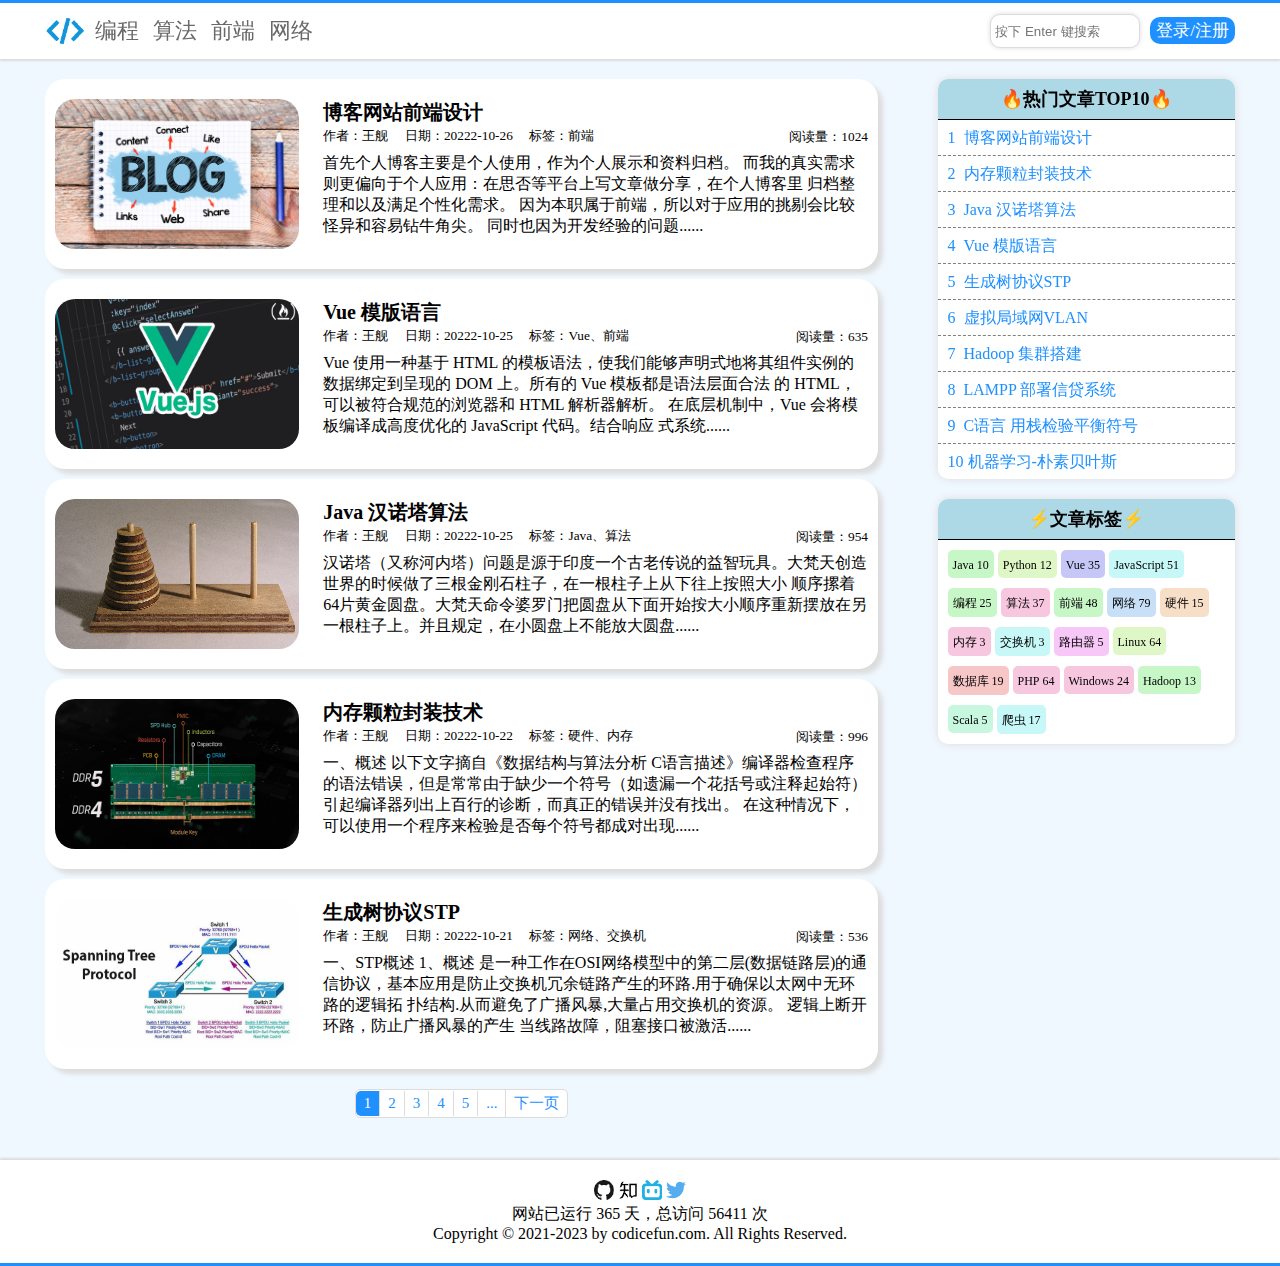
<file: index.html>
<!DOCTYPE html>
<!--suppress SpellCheckingInspection -->
<html lang="en">
<head>
  <meta charset="UTF-8">
  <title>博客首页</title>
  
  <link href="static/images/icons/favicon.ico" rel="icon">
  <link href="static/css/style.css" rel="stylesheet">
  <link href="static/css/content.css" rel="stylesheet">

</head>
<body onload="randomColor()">
  <!-- 导航栏 -->
  <header>
    <nav>
      <a href="index.html"><img alt="" src="static/images/index/code.png"></a>
      <!-- 导航区 -->
      <ul>
        <li><a href="#">编程</a></li>
        <li><a href="#">算法</a></li>
        <li><a href="#">前端</a></li>
        <li><a href="#">网络</a></li>
      </ul>
      <div>
        <!-- 搜索框 -->
        <div class="input">
          <input autocomplete="off" id="search" name="search" placeholder="按下 Enter 键搜索" type="text">
          <label for="search">
          </label>
        </div>
        <!-- 登录框 -->
        <div class="login">
        </div>
      </div>
    </nav>
  </header>
  
  <!-- 首页内容 -->
  <div id="content">
    <!-- 左侧内容 -->
    <div class="left">
      <!-- 文章列表 -->
      <div class="article-list">
        <div class="article">
          <!-- 文章图片 -->
          <div class="article-image">
            <img alt="算法图片" src="static/images/index/blog.jpg">
          </div>
          <!-- 文章内容 -->
          <div class="article-content">
            <!-- 文章标题 -->
            <div class="article-title">
              <a href="#">博客网站前端设计</a>
            </div>
            <!-- 文章信息 -->
            <small>
              作者：王舰&nbsp;&nbsp;&nbsp;&nbsp;
              日期：20222-10-26&nbsp;&nbsp;&nbsp;&nbsp;
              标签：前端
            </small>
            <small class="read-num">
              阅读量：1024
            </small>
            <!-- 文章前200字 -->
            <div>
              首先个人博客主要是个人使用，作为个人展示和资料归档。 而我的真实需求则更偏向于个人应用：在思否等平台上写文章做分享，在个人博客里
              归档整理和以及满足个性化需求。 因为本职属于前端，所以对于应用的挑剔会比较怪异和容易钻牛角尖。
              同时也因为开发经验的问题......
            </div>
          </div>
        </div>
        <div class="article">
          <div class="article-image">
            <img alt="Vue图片" src="static/images/index/vue.png">
          </div>
          <div class="article-content">
            <div class="article-title">
              <a href="#">Vue 模版语言</a>
            </div>
            <small>
              作者：王舰&nbsp;&nbsp;&nbsp;&nbsp;
              日期：20222-10-25&nbsp;&nbsp;&nbsp;&nbsp;
              标签：Vue、前端
            </small>
            <small class="read-num">
              阅读量：635
            </small>
            <div>
              Vue 使用一种基于 HTML 的模板语法，使我们能够声明式地将其组件实例的数据绑定到呈现的 DOM 上。所有的 Vue
              模板都是语法层面合法
              的 HTML，可以被符合规范的浏览器和 HTML 解析器解析。 在底层机制中，Vue 会将模板编译成高度优化的 JavaScript
              代码。结合响应
              式系统......
            </div>
          </div>
        </div>
        <div class="article">
          <div class="article-image">
            <img alt="Java图片" src="static/images/index/hanoi.jpeg">
          </div>
          <div class="article-content">
            <div class="article-title">
              <a href="#">Java 汉诺塔算法</a>
            </div>
            <small>
              作者：王舰&nbsp;&nbsp;&nbsp;&nbsp;
              日期：20222-10-25&nbsp;&nbsp;&nbsp;&nbsp;
              标签：Java、算法&nbsp;&nbsp;&nbsp;&nbsp;
            </small>
            <small class="read-num">
              阅读量：954
            </small>
            <div>
              汉诺塔（又称河内塔）问题是源于印度一个古老传说的益智玩具。大梵天创造世界的时候做了三根金刚石柱子，在一根柱子上从下往上按照大小
              顺序摞着64片黄金圆盘。大梵天命令婆罗门把圆盘从下面开始按大小顺序重新摆放在另一根柱子上。并且规定，在小圆盘上不能放大圆盘......
            </div>
          </div>
        </div>
        <div class="article">
          <div class="article-image">
            <img alt="算法图片" src="static/images/index/ram.webp">
          </div>
          <div class="article-content">
            <div class="article-title">
              <a href="article-detail.html">内存颗粒封装技术</a>
            </div>
            <small>
              作者：王舰&nbsp;&nbsp;&nbsp;&nbsp;
              日期：20222-10-22&nbsp;&nbsp;&nbsp;&nbsp;
              标签：硬件、内存
            </small>
            <small class="read-num">
              阅读量：996
            </small>
            <div>
              一、概述
              以下文字摘自《数据结构与算法分析 C语言描述》编译器检查程序的语法错误，但是常常由于缺少一个符号（如遗漏一个花括号或注释起始符）
              引起编译器列出上百行的诊断，而真正的错误并没有找出。 在这种情况下，可以使用一个程序来检验是否每个符号都成对出现......
            </div>
          </div>
        </div>
        <div class="article">
          <div class="article-image">
            <img alt="Vue图片" src="static/images/index/stp.jpg">
          </div>
          <div class="article-content">
            <div class="article-title">
              <a href="#">生成树协议STP</a>
            </div>
            <small>
              作者：王舰&nbsp;&nbsp;&nbsp;&nbsp;
              日期：20222-10-21&nbsp;&nbsp;&nbsp;&nbsp;
              标签：网络、交换机
            </small>
            <small class="read-num">
              阅读量：536
            </small>
            <div>
              一、STP概述
              1、概述
              是一种工作在OSI网络模型中的第二层(数据链路层)的通信协议，基本应用是防止交换机冗余链路产生的环路.用于确保以太网中无环路的逻辑拓
              扑结构.从而避免了广播风暴,大量占用交换机的资源。 逻辑上断开环路，防止广播风暴的产生 当线路故障，阻塞接口被激活......
            </div>
          </div>
        </div>
      </div>
      <!-- 分页 -->
      <div class="pages">
        <div>
          <ul>
            <li><a href="#">1</a></li>
            <li><a href="#">2</a></li>
            <li><a href="#">3</a></li>
            <li><a href="#">4</a></li>
            <li><a href="#">5</a></li>
            <li><a href="#">...</a></li>
            <li><a href="#">下一页</a></li>
          </ul>
        </div>
      </div>
    </div>
    <!-- 右侧内容 -->
    <div class="right">
      <!-- 包装 -->
      <div class="wrap">
        <!-- 热门文章 -->
        <div class="hot-article">
          <div class="right-div">🔥热门文章TOP10🔥</div>
          <ul>
            <li><a href="#">1&nbsp;&nbsp;博客网站前端设计</a></li>
            <li><a href="#">2&nbsp;&nbsp;内存颗粒封装技术</a></li>
            <li><a href="#">3&nbsp;&nbsp;Java 汉诺塔算法</a></li>
            <li><a href="#">4&nbsp;&nbsp;Vue 模版语言</a></li>
            <li><a href="#">5&nbsp;&nbsp;生成树协议STP</a></li>
            <li><a href="#">6&nbsp;&nbsp;虚拟局域网VLAN</a></li>
            <li><a href="#">7&nbsp;&nbsp;Hadoop 集群搭建</a></li>
            <li><a href="#">8&nbsp;&nbsp;LAMPP 部署信贷系统</a></li>
            <li><a href="#">9&nbsp;&nbsp;C语言 用栈检验平衡符号</a></li>
            <li><a href="#">10&nbsp;机器学习-朴素贝叶斯</a></li>
          </ul>
        </div>
        <!-- 文章标签 -->
        <div class="article-label">
          <div class="right-div">⚡️文章标签⚡️</div>
          <div class="labels">
            <span><a href="#">Java&nbsp;10</a></span>
            <span><a href="#">Python&nbsp;12</a></span>
            <span><a href="#">Vue&nbsp;35</a></span>
            <span><a href="#">JavaScript&nbsp;51</a></span>
            <span><a href="#">编程&nbsp;25</a></span>
            <span><a href="#">算法&nbsp;37</a></span>
            <span><a href="#">前端&nbsp;48</a></span>
            <span><a href="#">网络&nbsp;79</a></span>
            <span><a href="#">硬件&nbsp;15</a></span>
            <span><a href="#">内存&nbsp;3</a></span>
            <span><a href="#">交换机&nbsp;3</a></span>
            <span><a href="#">路由器&nbsp;5</a></span>
            <span><a href="#">Linux&nbsp;64</a></span>
            <span><a href="#">数据库&nbsp;19</a></span>
            <span><a href="#">PHP&nbsp;64</a></span>
            <span><a href="#">Windows&nbsp;24</a></span>
            <span><a href="#">Hadoop&nbsp;13</a></span>
            <span><a href="#">Scala&nbsp;5</a></span>
            <span><a href="#">爬虫&nbsp;17</a></span>
          </div>
        </div>
      </div>
    </div>
  </div>
  
  <!-- 页脚 -->
  <footer>
    <div class="footer">
      <div class="href">
        <a href="https://github.com/james-wangx">
          <img alt="GitHub图片" src="static/images/icons/github.png">
        </a>
        <a href="https://www.zhihu.com/people/9-18-87-68">
          <img alt="知乎图片" src="static/images/icons/知乎.png">
        </a>
        <a href="https://space.bilibili.com/479143318">
          <img alt="bilibili图片" src="static/images/icons/bilibili.png">
        </a>
        <a href="https://twitter.com/james_wangx">
          <img alt="twitter图片" src="static/images/icons/twitter.png">
        </a>
      </div>
      <div class="statistics">
        网站已运行 365 天，总访问 56411 次
      </div>
      <div class="copyright">
        Copyright © 2021-2023 by codicefun.com. All Rights Reserved.
      </div>
    </div>
  </footer>
</body>

<script src="static/js/script.js"></script>

</html>
</file>
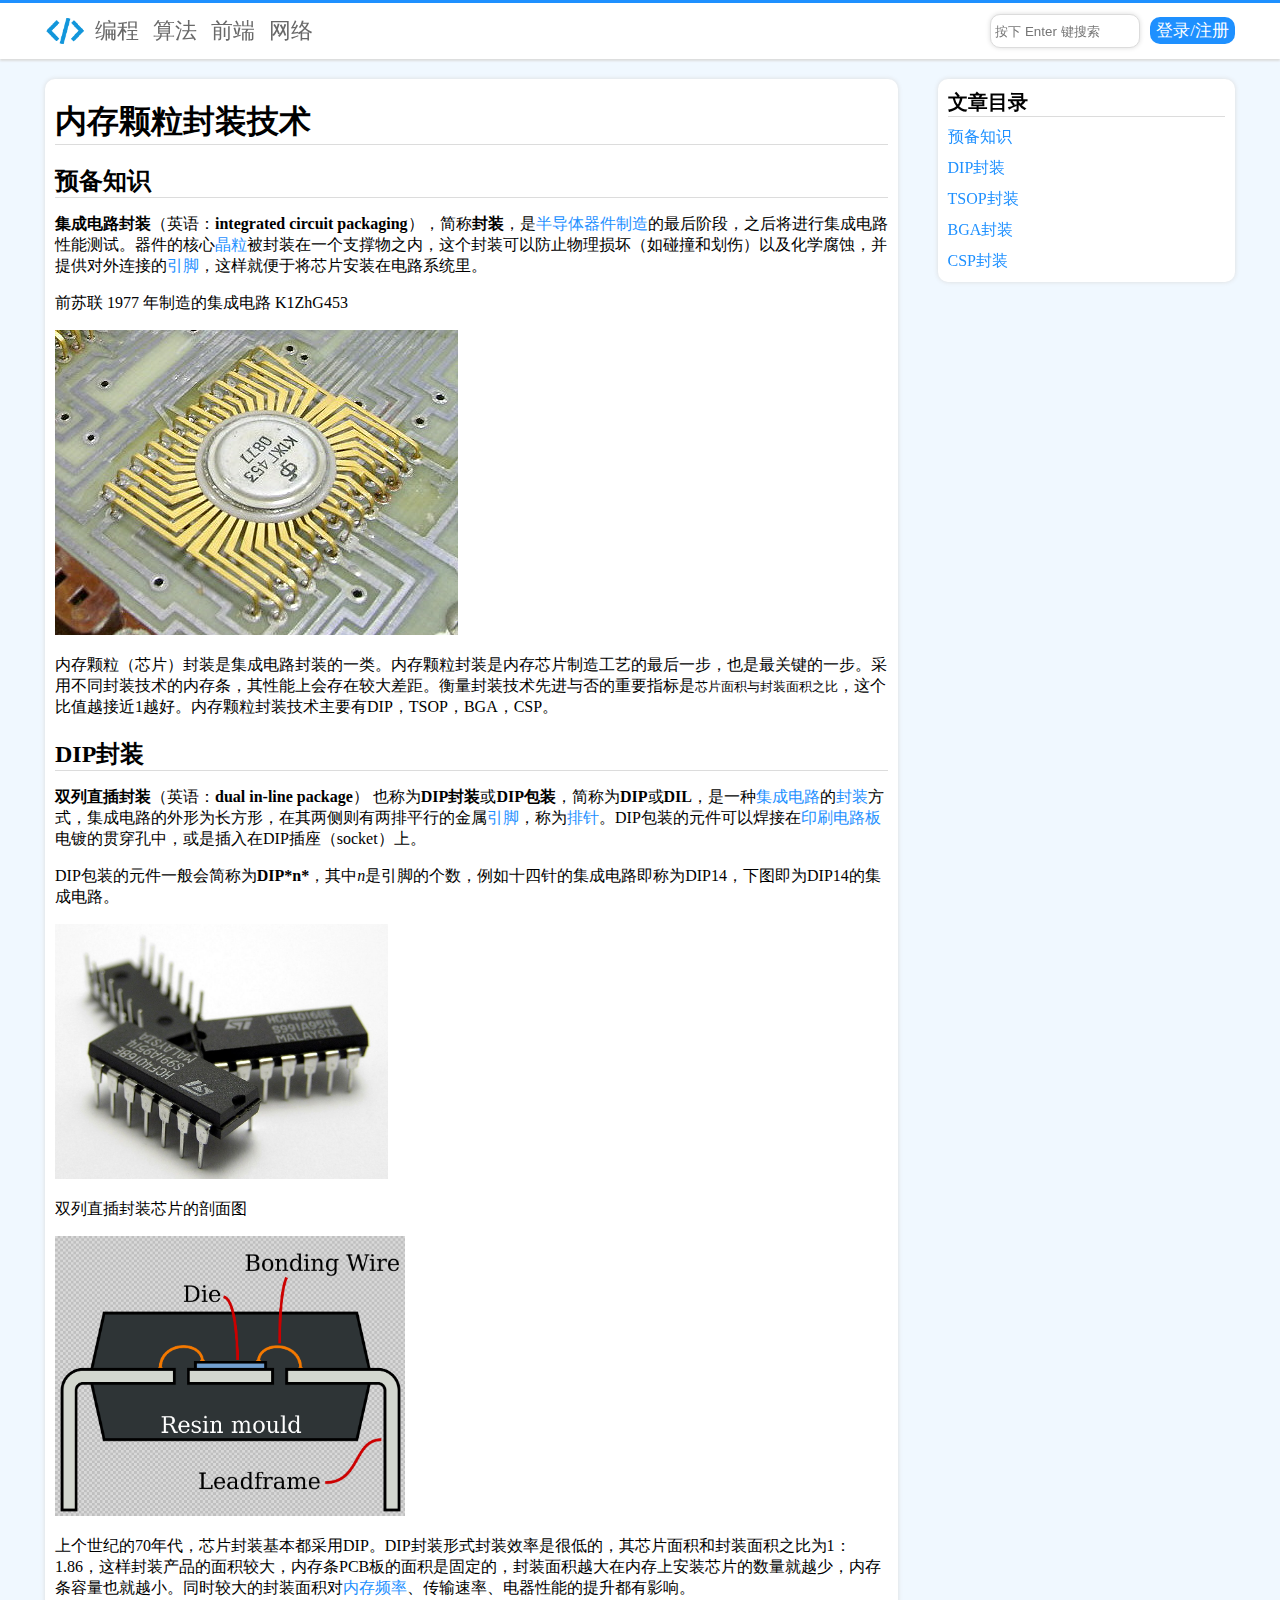
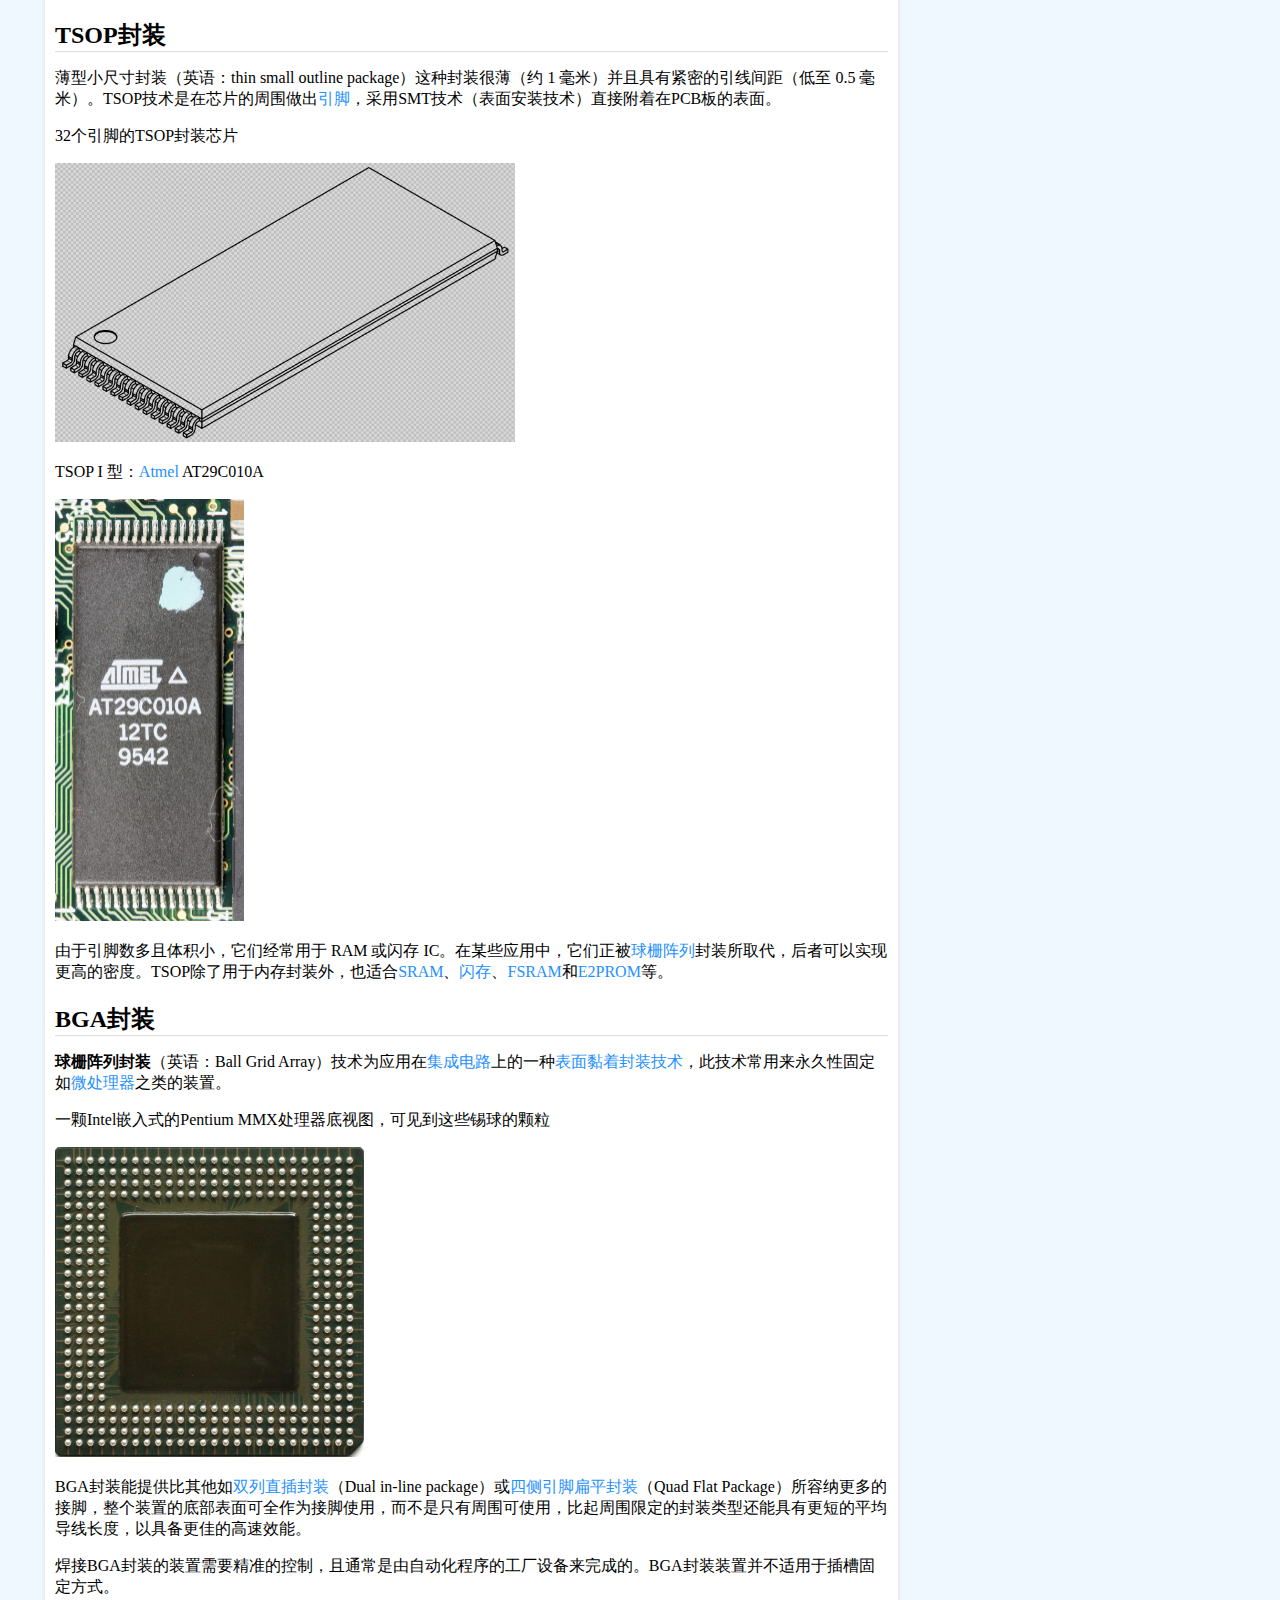
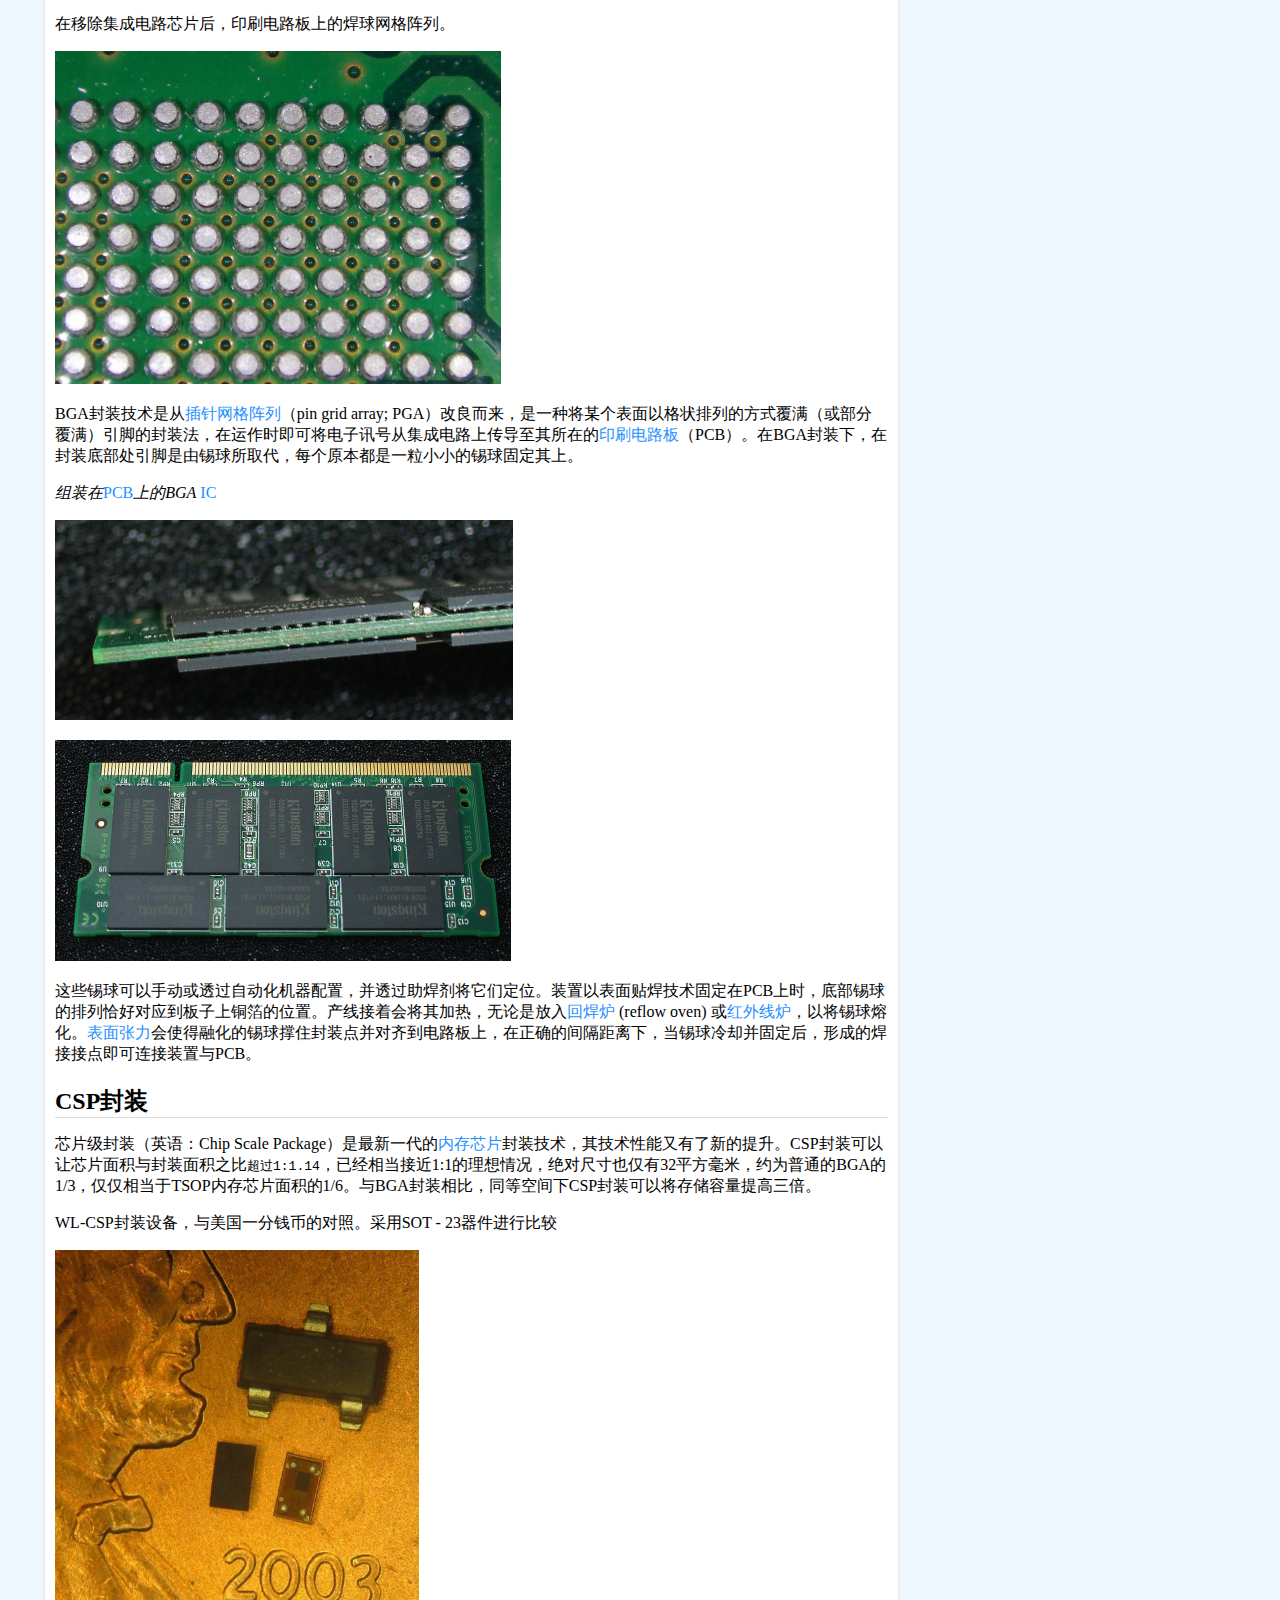
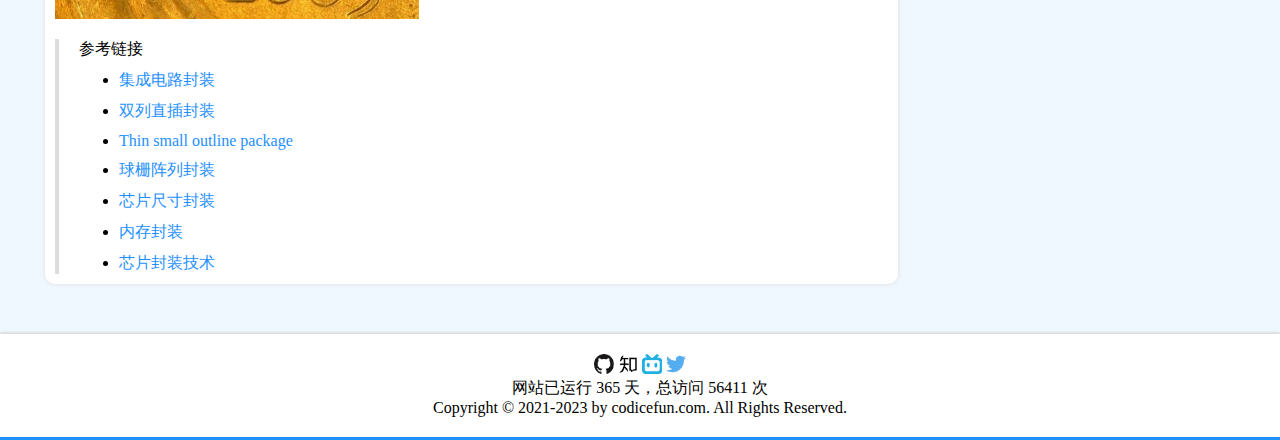
<file: article-detail.html>
<!DOCTYPE html>
<html lang="en">
<head>
  <meta charset="UTF-8">
  <title>内存颗粒封装技术</title>
  
  <link href="static/images/icons/favicon.ico" rel="icon">
  <link href="static/css/style.css" rel="stylesheet">
  <link href="static/css/detail.css" rel="stylesheet">

</head>
<body onload="show()">
  <!-- 导航栏 -->
  <header>
    <nav>
      <a href="index.html"><img alt="" src="static/images/index/code.png"></a>
      <!-- 导航区 -->
      <ul>
        <li><a href="#">编程</a></li>
        <li><a href="#">算法</a></li>
        <li><a href="#">前端</a></li>
        <li><a href="#">网络</a></li>
      </ul>
      <div>
        <!-- 搜索框 -->
        <div class="input">
          <input autocomplete="off" id="search" name="search" placeholder="按下 Enter 键搜索" type="text">
          <label for="search">
          </label>
        </div>
        <!-- 登录框 -->
        <div class="login">
        </div>
      </div>
    </nav>
  </header>
  
  <!-- 包装 -->
  <div id="wrap">
    <!-- 文章详情 -->
    <div id="detail">
      <div class="left">
        <div class="article">
          <h1 id='内存颗粒封装技术'>内存颗粒封装技术</h1>
          <!-- <hr> -->
          <h2 id='预备知识'>预备知识</h2>
          <p><strong>集成电路封装</strong>（英语：<strong>integrated circuit
            packaging</strong>），简称<strong>封装</strong>，是<a
              href='https://zh.wikipedia.org/wiki/半导体器件制造'>半导体器件制造</a>的最后阶段，之后将进行集成电路性能测试。器件的核心<a
              href='https://zh.wikipedia.org/wiki/晶粒'>晶粒</a>被封装在一个支撑物之内，这个封装可以防止物理损坏（如碰撞和划伤）以及化学腐蚀，并提供对外连接的<a
              href='https://zh.wikipedia.org/wiki/引脚'>引脚</a>，这样就便于将芯片安装在电路系统里。</p>
          <p>前苏联 1977 年制造的集成电路 K1ZhG453</p>
          <p><img alt="image-20211229191122351"
                  referrerpolicy="no-referrer"
                  src="static/images/detail/img1.png"></p>
          <p>内存颗粒（芯片）封装是集成电路封装的一类。内存颗粒封装是内存芯片制造工艺的最后一步，也是最关键的一步。采用不同封装技术的内存条，其性能上会存在较大差距。衡量封装技术先进与否的重要指标是<code>芯片面积与封装面积之比</code>，这个比值越接近1越好。内存颗粒封装技术主要有DIP，TSOP，BGA，CSP。
          </p>
          <h2 id='dip封装'>DIP封装</h2>
          <p><strong>双列直插封装</strong>（英语：<strong>dual in-line package</strong>）
            也称为<strong>DIP封装</strong>或<strong>DIP包装</strong>，简称为<strong>DIP</strong>或<strong>DIL</strong>，是一种<a
                href='https://zh.wikipedia.org/wiki/積體電路'>集成电路</a>的<a
                href='https://zh.wikipedia.org/wiki/積體電路封裝'>封装</a>方式，集成电路的外形为长方形，在其两侧则有两排平行的金属<a
                href='https://zh.wikipedia.org/wiki/引脚'>引脚</a>，称为<a
                href='https://zh.wikipedia.org/w/index.php?title=排針&amp;action=edit&amp;redlink=1'>排针</a>。DIP包装的元件可以焊接在<a
                href='https://zh.wikipedia.org/wiki/印刷電路板'>印刷电路板</a>电镀的贯穿孔中，或是插入在DIP插座（socket）上。
          </p>
          <p>DIP包装的元件一般会简称为<strong>DIP*n*</strong>，其中<em>n</em>是引脚的个数，例如十四针的集成电路即称为DIP14，下图即为DIP14的集成电路。
          </p>
          <p><img alt="image-20211229200851921"
                  src="static/images/detail/img2.png"
                  style="zoom: 33%;"/></p>
          <p>双列直插封装芯片的剖面图</p>
          <p><img alt="image-20211229201307091"
                  src="static/images/detail/img3.png"
                  style="zoom: 33%;"/></p>
          <p>
            上个世纪的70年代，芯片封装基本都采用DIP。DIP封装形式封装效率是很低的，其芯片面积和封装面积之比为1：1.86，这样封装产品的面积较大，内存条PCB板的面积是固定的，封装面积越大在内存上安装芯片的数量就越少，内存条容量也就越小。同时较大的封装面积对<a
              href='https://baike.baidu.com/item/内存频率'>内存频率</a>、传输速率、电器性能的提升都有影响。</p>
          <h2 id='tsop封装'>TSOP封装</h2>
          <p>薄型小尺寸封装（英语：thin small outline package）这种封装很薄（约 1 毫米）并且具有紧密的引线间距（低至 0.5
            毫米）。TSOP技术是在芯片的周围做出<a href='https://baike.baidu.com/item/引脚'>引脚</a>，采用SMT技术（表面安装技术）直接附着在PCB板的表面。
          </p>
          <p>32个引脚的TSOP封装芯片</p>
          <p><img alt="image-20211229201714030"
                  src="static/images/detail/img4.png"
                  style="zoom: 33%;"/></p>
          <p>TSOP I 型：<a href='https://en.wikipedia.org/wiki/Atmel'>Atmel</a> AT29C010A</p>
          <p><img alt="image-20211229202608746"
                  src="static/images/detail/img5.png"
                  style="zoom: 50%;"/></p>
          <p>由于引脚数多且体积小，它们经常用于 RAM 或闪存 IC。在某些应用中，它们正被<a
              href='https://en.wikipedia.org/wiki/Ball_grid_array'>球栅阵列</a>封装所取代，后者可以实现更高的密度。TSOP除了用于内存封装外，也适合<a
              href='https://en.wikipedia.org/wiki/Static_random_access_memory'>SRAM</a>、<a
              href='https://en.wikipedia.org/wiki/Flash_memory'>闪存</a>、<a
              href='https://en.wikipedia.org/w/index.php?title=FSRAM&amp;action=edit&amp;redlink=1'>FSRAM</a>和<a
              href='https://en.wikipedia.org/wiki/E2PROM'>E2PROM</a>等。</p>
          <h2 id='bga封装'>BGA封装</h2>
          <p><strong>球栅阵列封装</strong>（英语：Ball Grid Array）技术为应用在<a
              href='https://zh.wikipedia.org/wiki/積體電路'>集成电路</a>上的一种<a
              href='https://zh.wikipedia.org/wiki/表面黏著技術'>表面黏着封装技术</a>，此技术常用来永久性固定如<a
              href='https://zh.wikipedia.org/wiki/微處理器'>微处理器</a>之类的装置。</p>
          <p>一颗Intel嵌入式的Pentium MMX处理器底视图，可见到这些锡球的颗粒</p>
          <p><img alt="image-20211229203053307"
                  src="static/images/detail/img6.png"
                  style="zoom:50%;"/></p>
          <p>BGA封装能提供比其他如<a href='https://zh.wikipedia.org/wiki/雙列直插封裝'>双列直插封装</a>（Dual in-line
            package）或<a href='https://zh.wikipedia.org/wiki/四側引腳扁平封裝'>四侧引脚扁平封装</a>（Quad Flat
            Package）所容纳更多的接脚，整个装置的底部表面可全作为接脚使用，而不是只有周围可使用，比起周围限定的封装类型还能具有更短的平均导线长度，以具备更佳的高速效能。
          </p>
          <p>
            焊接BGA封装的装置需要精准的控制，且通常是由自动化程序的工厂设备来完成的。BGA封装装置并不适用于插槽固定方式。</p>
          <p>在移除集成电路芯片后，印刷电路板上的焊球网格阵列。</p>
          <p><img alt="image-20211229204119373"
                  src="static/images/detail/img7.png"
                  style="zoom: 67%;"/></p>
          <p>BGA封装技术是从<a href='https://zh.wikipedia.org/wiki/插针网格阵列'>插针网格阵列</a>（pin grid array;
            PGA）改良而来，是一种将某个表面以格状排列的方式覆满（或部分覆满）引脚的封装法，在运作时即可将电子讯号从集成电路上传导至其所在的<a
                href='https://zh.wikipedia.org/wiki/印刷電路板'>印刷电路板</a>（PCB）。在BGA封装下，在封装底部处引脚是由锡球所取代，每个原本都是一粒小小的锡球固定其上。
          </p>
          <p><em>组装在</em><a href='https://zh.wikipedia.org/wiki/印刷電路板'>PCB</a><em>上的BGA</em> <a
              href='https://zh.wikipedia.org/wiki/積體電路'>IC</a></p>
          <p><img alt="image-20211229203914882"
                  src="static/images/detail/img8.png"
                  style="zoom:50%;"/></p>
          <p><img alt="image-20211229203947059"
                  src="static/images/detail/img9.png"
                  style="zoom:50%;"/></p>
          <p>这些锡球可以手动或透过自动化机器配置，并透过助焊剂将它们定位。装置以表面贴焊技术固定在PCB上时，底部锡球的排列恰好对应到板子上铜箔的位置。产线接着会将其加热，无论是放入<a
              href='https://zh.wikipedia.org/w/index.php?title=廻焊爐&amp;action=edit&amp;redlink=1'>回焊炉</a> (reflow
            oven) 或<a href='https://zh.wikipedia.org/wiki/红外加热器'>红外线炉</a>，以将锡球熔化。<a
                href='https://zh.wikipedia.org/wiki/表面張力'>表面张力</a>会使得融化的锡球撑住封装点并对齐到电路板上，在正确的间隔距离下，当锡球冷却并固定后，形成的焊接接点即可连接装置与PCB。
          </p>
          <h2 id='csp封装'>CSP封装</h2>
          <p>芯片级封装（英语：Chip Scale Package）是最新一代的<a href='https://baike.baidu.com/item/内存芯片'>内存芯片</a>封装技术，其技术性能又有了新的提升。CSP封装可以让芯片面积与封装面积之比<code>超过1:1.14</code>，已经相当接近1:1的理想情况，绝对尺寸也仅有32平方毫米，约为普通的BGA的1/3，仅仅相当于TSOP内存芯片面积的1/6。与BGA封装相比，同等空间下CSP封装可以将存储容量提高三倍。
          </p>
          <p>WL-CSP封装设备，与美国一分钱币的对照。采用SOT - 23器件进行比较</p>
          <p><img alt="image-20211229204747550"
                  src="static/images/detail/img10.png"
                  style="zoom: 67%;"/></p>
          <blockquote><p>参考链接</p>
            <ul>
              <li><a
                  href='https://zh.wikipedia.org/zh-cn/%E9%9B%86%E6%88%90%E7%94%B5%E8%B7%AF%E5%B0%81%E8%A3%85'>集成电路封装</a>
              </li>
              <li><a
                  href='https://zh.wikipedia.org/zh-cn/%E9%9B%99%E5%88%97%E7%9B%B4%E6%8F%92%E5%B0%81%E8%A3%9D'>双列直插封装</a>
              </li>
              <li><a href='https://en.wikipedia.org/wiki/Thin_small_outline_package'>Thin small outline package</a></li>
              <li><a
                  href='https://zh.wikipedia.org/zh-cn/%E7%90%83%E6%9F%B5%E9%99%A3%E5%88%97%E5%B0%81%E8%A3%9D'>球栅阵列封装</a>
              </li>
              <li><a
                  href='https://zh.wikipedia.org/zh-cn/%E6%99%B6%E7%89%87%E5%B0%BA%E5%AF%B8%E5%B0%81%E8%A3%9D'>芯片尺寸封装</a>
              </li>
              <li><a href='https://baike.baidu.com/item/%E5%86%85%E5%AD%98%E5%B0%81%E8%A3%85/3644494'>内存封装</a></li>
              <li><a href='http://www.noobyard.com/article/p-nxdsfexa-er.html'>芯片封装技术</a></li>
            </ul>
          </blockquote>
        </div>
      </div>
      <div class="right">
        <div class="catalog">
          <div>文章目录</div>
          <ul>
            <li><a href="#预备知识">预备知识</a></li>
            <li><a href="#dip封装">DIP封装</a></li>
            <li><a href="#tsop封装">TSOP封装</a></li>
            <li><a href="#bga封装">BGA封装</a></li>
            <li><a href="#csp封装">CSP封装</a></li>
          </ul>
        </div>
        <button id="back-top" onclick="backTop()">
        </button>
      </div>
    </div>
  </div>
  
  <!-- 页脚 -->
  <footer>
    <div class="footer">
      <div class="href">
        <a href="https://github.com/james-wangx">
          <img alt="GitHub图片" src="static/images/icons/github.png">
        </a>
        <a href="https://www.zhihu.com/people/9-18-87-68">
          <img alt="知乎图片" src="static/images/icons/知乎.png">
        </a>
        <a href="https://space.bilibili.com/479143318">
          <img alt="bilibili图片" src="static/images/icons/bilibili.png">
        </a>
        <a href="https://twitter.com/james_wangx">
          <img alt="twitter图片" src="static/images/icons/twitter.png">
        </a>
      </div>
      <div class="statistics">
        网站已运行 365 天，总访问 56411 次
      </div>
      <div class="copyright">
        Copyright © 2021-2023 by codicefun.com. All Rights Reserved.
      </div>
    </div>
  </footer>
</body>

<script src="static/js/script.js"></script>

</html>
</file>
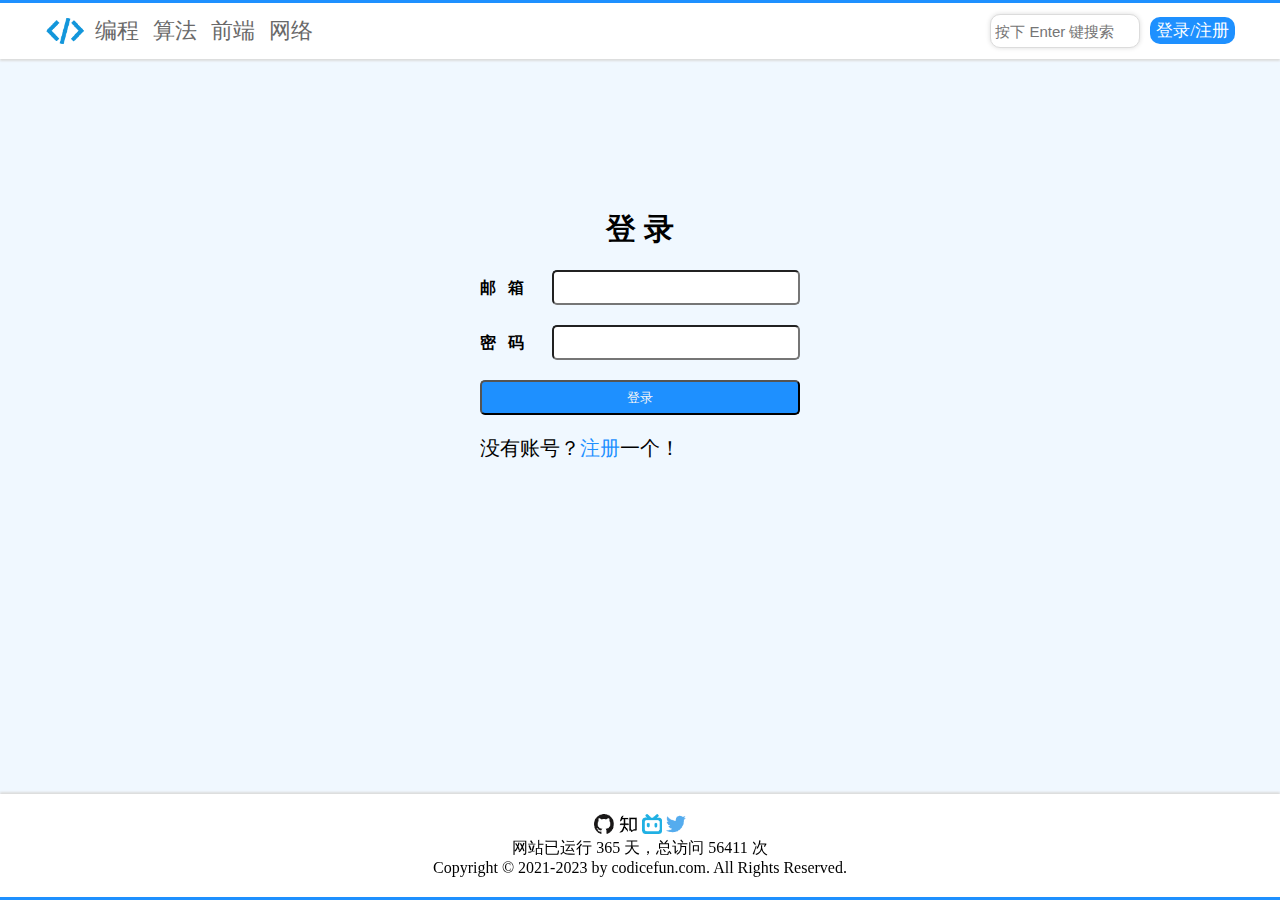
<file: login.html>
<!DOCTYPE html>
<html lang="en">
<head>
  <meta charset="UTF-8">
  <title>登录</title>
  
  <link href="static/images/icons/favicon.ico" rel="icon">
  <link href="static/css/style.css" rel="stylesheet">
  <link href="static/css/login.css" rel="stylesheet">

</head>
<body onload="verifyLogin()">
  <!-- 导航栏 -->
  <header>
    <nav>
      <a href="index.html"><img alt="" src="static/images/index/code.png"></a>
      <!-- 导航区 -->
      <ul>
        <li><a href="#">编程</a></li>
        <li><a href="#">算法</a></li>
        <li><a href="#">前端</a></li>
        <li><a href="#">网络</a></li>
      </ul>
      <div>
        <!-- 搜索框 -->
        <div class="input">
          <input autocomplete="off" id="search" name="search" placeholder="按下 Enter 键搜索" type="text">
          <label for="search">
          </label>
        </div>
        <!-- 登录框 -->
        <div class="login">
        </div>
      </div>
    </nav>
  </header>
  
  <!-- 登录 -->
  <div class="content">
    <div id="title">登 录</div>
    <div class="form">
      <label for="username">邮&nbsp;&nbsp;&nbsp;箱</label>
      <input autocomplete="off" id="username" name="username" type="email">
    </div>
    <div class="form">
      <label for="password">密&nbsp;&nbsp;&nbsp;码</label>
      <input autocomplete="off" id="password" name="password" type="password">
    </div>
    <div class="form">
      <button onclick="login()" style="width: 320px; height: 35px" type="submit">登录</button>
    </div>
    <div class="register">
      没有账号？<a href="register.html">注册</a>一个！
    </div>
  </div>
  
  <!-- 页脚 -->
  <footer>
    <div class="footer">
      <div class="href">
        <a href="https://github.com/james-wangx">
          <img alt="GitHub图片" src="static/images/icons/github.png">
        </a>
        <a href="https://www.zhihu.com/people/9-18-87-68">
          <img alt="知乎图片" src="static/images/icons/知乎.png">
        </a>
        <a href="https://space.bilibili.com/479143318">
          <img alt="bilibili图片" src="static/images/icons/bilibili.png">
        </a>
        <a href="https://twitter.com/james_wangx">
          <img alt="twitter图片" src="static/images/icons/twitter.png">
        </a>
      </div>
      <div class="statistics">
        网站已运行 365 天，总访问 56411 次
      </div>
      <div class="copyright">
        Copyright © 2021-2023 by codicefun.com. All Rights Reserved.
      </div>
    </div>
  </footer>
</body>

<script src="static/js/script.js"></script>

</html>
</file>
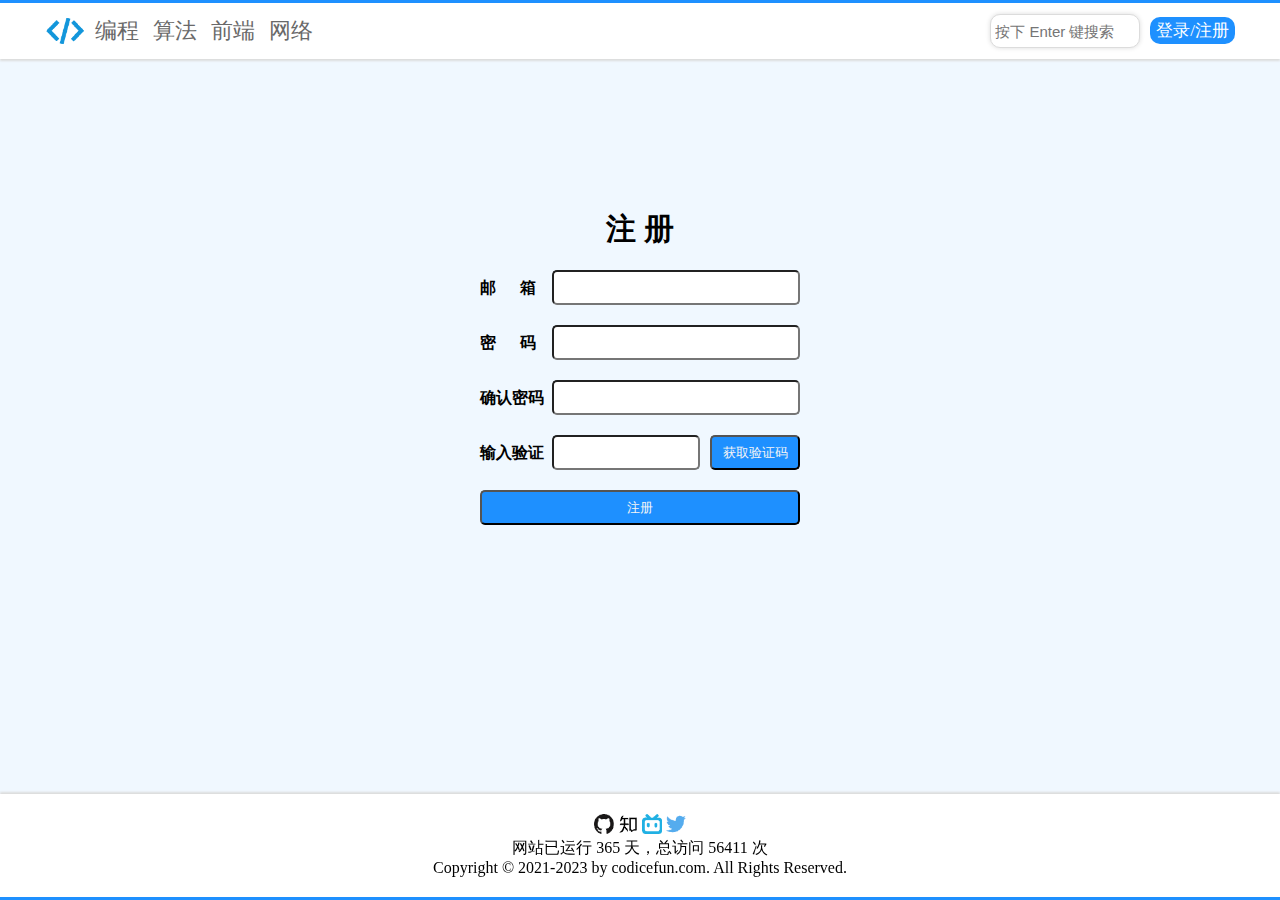
<file: register.html>
<!DOCTYPE html>
<html lang="en">
<head>
  <meta charset="UTF-8">
  <title>注册</title>
  
  <link href="static/images/icons/favicon.ico" rel="icon">
  <link href="static/css/style.css" rel="stylesheet">
  <link href="static/css/login.css" rel="stylesheet">

</head>
<body>
  <!-- 导航栏 -->
  <header>
    <nav>
      <a href="index.html"><img alt="" src="static/images/index/code.png"></a>
      <!-- 导航区 -->
      <ul>
        <li><a href="#">编程</a></li>
        <li><a href="#">算法</a></li>
        <li><a href="#">前端</a></li>
        <li><a href="#">网络</a></li>
      </ul>
      <div>
        <!-- 搜索框 -->
        <div class="input">
          <input autocomplete="off" id="search" name="search" placeholder="按下 Enter 键搜索" type="text">
          <label for="search">
          </label>
        </div>
        <!-- 登录框 -->
        <div class="login">
        </div>
      </div>
    </nav>
  </header>
  
  <!-- 注册 -->
  <div class="content">
    <div id="title">注 册</div>
    <form method="post">
      <div class="form">
        <label for="username">邮&nbsp;&nbsp;&nbsp;&nbsp;&nbsp;&nbsp;箱</label>
        <input autocomplete="off" id="username" name="username" type="text">
      </div>
      <div class="form">
        <label for="password">密&nbsp;&nbsp;&nbsp;&nbsp;&nbsp;&nbsp;码</label>
        <input autocomplete="off" id="password" name="password" type="password">
      </div>
      <div class="form">
        <label for="password2">确认密码</label>
        <input autocomplete="off" id="password2" name="password2" type="password">
      </div>
      <div class="form code">
        <label for="code">输入验证</label>
        <input autocomplete="off" id="code" name="code" type="text">
        <button type="button">获取验证码</button>
      </div>
      <div class="form">
        <button style="width: 320px; height: 35px" type="submit">注册</button>
      </div>
    </form>
  </div>
  
  <!-- 页脚 -->
  <footer>
    <div class="footer">
      <div class="href">
        <a href="https://github.com/james-wangx">
          <img alt="GitHub图片" src="static/images/icons/github.png">
        </a>
        <a href="https://www.zhihu.com/people/9-18-87-68">
          <img alt="知乎图片" src="static/images/icons/知乎.png">
        </a>
        <a href="https://space.bilibili.com/479143318">
          <img alt="bilibili图片" src="static/images/icons/bilibili.png">
        </a>
        <a href="https://twitter.com/james_wangx">
          <img alt="twitter图片" src="static/images/icons/twitter.png">
        </a>
      </div>
      <div class="statistics">
        网站已运行 365 天，总访问 56411 次
      </div>
      <div class="copyright">
        Copyright © 2021-2023 by codicefun.com. All Rights Reserved.
      </div>
    </div>
  </footer>
</body>

<script src="static/js/script.js"></script>

</html>
</file>
<file: static/css/style.css>
body {
    margin: auto;
    background-color: aliceblue;
}

header {
    /* 固定导航栏 */
    position: sticky;
    z-index: 10;
    top: 0;
    height: 40px;
    padding-top: 8px;
    padding-bottom: 8px;
    border-top: 3px solid dodgerblue;
    background-color: white;
    box-shadow: 0 2px 2px gainsboro;
}

button {
    cursor: pointer;
}

a {
    text-decoration: none;
}

footer {
    margin-top: 40px;
    border-bottom: 3px solid dodgerblue;
    background-color: white;
    box-shadow: 0 -2px 2px gainsboro;
}

nav {
    width: 1190px;
    margin: auto;
}

nav > a > img {
    float: left;
    width: 40px;
}

nav ul {
    float: left;
    height: 40px;
    margin: 0;
    padding: 0;
}

nav li {
    display: inline;
    margin-left: 10px;
}

nav li a {
    font-size: 22px;
    line-height: 40px;
}

nav li a:link {
    color: dimgray;
}

nav li a:visited {
    color: dimgray;
}

nav li a:hover {
    color: black;
}

nav > div {
    float: right;
}

.input {
    float: left;
    margin-top: 3px;
}

#search {
    width: 140px;
    height: 30px;
    margin: auto;
    padding-right: 4px;
    padding-left: 4px;
    transition: width .5s ease-in-out;
    border: 1px solid gainsboro;
    border-radius: 10px;
    box-shadow: 0 0 5px gainsboro;
}

#search:focus {
    width: 200px;
    outline: none;
    box-shadow: 0 0 5px dodgerblue;
}

.login {
    float: right;
    margin-top: 8px;
    margin-left: 10px;
}

.login select {
    border: none;
}

.login a {
    font-size: 17px;
    padding: 4px 6px 4px 6px;
    transition: box-shadow .5s ease-in-out;
    color: white;
    border: none;
    border-radius: 10px;
    background-color: dodgerblue;
}

.login a:hover {
    box-shadow: 0 0 5px mediumblue;
}

.footer {
    width: 1190px;
    margin: auto;
    padding-top: 20px;
    padding-bottom: 20px;
    text-align: center;
}

.href img {
    width: 20px;
    height: 20px;
}
</file>
<file: static/css/content.css>
#content {
    width: 1190px;
    min-height: 1051px;
    margin: 10px auto auto auto;
}

.left {
    float: left;
    width: 70%;
    min-height: 1000px;
}

.right {
    float: right;
    width: 25%;
    min-height: 800px;
}

.article-list {
    width: 100%;
    min-height: 1000px;
    margin-top: 10px;
}

.article {
    height: 150px;
    margin-top: 10px;
    padding: 20px 10px 20px 10px;
    transition: transform 0.5s ease-in-out;
    border-radius: 20px;
    background-color: white;
    box-shadow: 5px 5px 5px gainsboro;
}

.article:hover {
    transform: scale(1.05);
}

.article-image {
    float: left;
    width: 30%;
    height: 100%;
}

.article-image img {
    width: 100%;
    height: 100%;
    border-radius: 20px;
}

.article-content {
    float: right;
    width: 67%;
    height: 100%;
}

.article-content small {
    margin-top: 2px;
}

.article-title {
    font-size: 20px;
    font-weight: bold;
}

.article-title a {
    text-decoration: none;
}

.article-title a:link {
    color: black;
}

.article-title a:visited {
    color: black;
}

.article-title ~ div {
    margin-top: 8px;
}

.read-num {
    float: right;
}

.wrap {
    position: fixed;
    top: 69px;
    width: 297.5px;
}

.hot-article {
    margin-top: 10px;
    border-radius: 10px;
    background-color: white;
    box-shadow: 0 0 10px gainsboro;
}

.right-div {
    font-size: 18px;
    font-weight: bold;
    line-height: 40px;
    height: 40px;
    text-align: center;
    border-bottom: 1px solid black;
    border-top-left-radius: 10px;
    border-top-right-radius: 10px;
    background-color: lightblue;
}

.hot-article ul {
    margin: auto;
    padding: 0;
}

.hot-article li {
    font-size: 16px;
    line-height: 35px;
    height: 35px;
    padding-left: 10px;
    list-style: none;
    border-top: 1px dashed gray;
}

.hot-article li:first-child {
    border-top: none;
}

.hot-article a {
    transition: color .5s ease-in-out;
}

.hot-article a:link {
    color: dodgerblue;
}

.hot-article a:visited {
    color: dodgerblue;
}

.hot-article a:hover {
    color: mediumblue;
}

.article-label {
    margin-top: 20px;
    border-radius: 10px;
    background-color: white;
    box-shadow: 0 0 10px gainsboro;
}

.labels {
    padding: 0 10px 10px 10px;
}

.labels span {
    display: inline-block;
    margin-top: 10px;
    padding: 5px;
    transition: background-color .5s ease-out, color .5s;
    border-radius: 5px;
}

.labels span:hover {
    color: white;
    background-color: dodgerblue !important;
}

.labels a {
    /* 强制继承 span 的颜色 */
    font-size: 12px;
    color: inherit !important;
}

.labels a:link {
    color: black;
}

.labels a:visited {
    color: black;
}

.pages {
    margin-top: 10px;
}

.pages div {
    width: max-content;
    height: max-content;
    margin: auto;
    text-align: center;
    border: 1px solid gainsboro;
    border-radius: 5px;
    background-color: white;
}

.pages ul {
    font-size: 0;
    margin: 0;
    padding: 0;
}

.pages li {
    display: inline-block;
}

.pages a {
    font-size: 15px;
    display: inline-block;
    padding: 4px 8px 4px 8px;
    transition: background-color .5s;
    border-left: 1px solid gainsboro;
}

.pages a:hover {
    background-color: gainsboro;
}

.pages li:first-child a {
    border-left: none;
    border-top-left-radius: 5px;
    border-bottom-left-radius: 5px;
    background-color: dodgerblue;
}

.pages li:first-child a:link {
    color: white;
}

.pages li:first-child a:visited {
    color: white;
}

.pages a:link {
    color: dodgerblue;;
}

.pages a:visited {
    color: dodgerblue;
}
</file>
<file: static/css/detail.css>
html {
    /* 设置滚动条离顶部的距离，防止锚点定位被导航栏遮挡 */
    scroll-padding-top: 60px;
    /* 锚点平滑滚动 */
    scroll-behavior: smooth
}

p {
    margin-bottom: 0;
}

h1, h2 {
    margin-bottom: 0;
    border-bottom: 1px solid gainsboro;
}

blockquote {
    margin: 0;
    padding-left: 20px;
    border-left: 4px solid gainsboro;
}

blockquote > ul {
    margin: 0;
}

blockquote > ul > li {
    margin-top: 10px;
}

#wrap {
    overflow: auto;
    width: 1200px;
    margin: auto;
    padding-bottom: 10px;
}

#detail {
    width: 1190px;
    margin: 10px auto auto auto;
}

#detail a {
    transition: color .5s ease-in-out;
}

#detail a:link {
    color: dodgerblue;
}

#detail a:visited {
    color: dodgerblue;
}

#detail a:hover {
    color: mediumblue;
}

.left {
    float: left;
    overflow: hidden;
    width: 70%;
    margin-top: 10px;
    padding-right: 10px;
    padding-bottom: 10px;
    padding-left: 10px;
    border-radius: 10px;
    background-color: white;
    box-shadow: 0 0 5px gainsboro;
}

.right {
    float: right;
    width: 25%;
}

.catalog {
    position: fixed;
    top: 69px;
    width: 277.5px;
    margin-top: 10px;
    padding: 10px;
    border-radius: 10px;
    background-color: white;
    box-shadow: 0 0 5px gainsboro;
}

.catalog div {
    font-size: 20px;
    font-weight: bold;
    border-bottom: 1px solid gainsboro;
}

.catalog ul {
    margin: 0;
    padding: 0;
}

.catalog li {
    display: block;
    margin-top: 10px;
}

#back-top {
    position: fixed;
    z-index: 10;
    bottom: 160px;
    visibility: hidden;
    width: 30px;
    height: 30px;
    padding: 0;
    transition: all .5s ease-in-out;
    opacity: 0;
    border: none;
    border-radius: 10px;
    background-color: white;
    background-image: url("../images/icons/backtop.png");
    background-size: 30px 30px;
    box-shadow: 0 0 5px gainsboro;
}

#back-top:hover {
    background-color: gainsboro;
}

#back-top img {
    width: 30px;
}
</file>
<file: static/css/login.css>
label {
    font-weight: bold;
    line-height: 35px;
    float: left;
    width: 67px;
}

input {
    font-size: 15px;
    float: right;
    width: 240px;
    height: 29px;
    border-radius: 5px;
}

button {
    color: whitesmoke;
    border-radius: 5px;
    background-color: dodgerblue;
}

footer {
    position: fixed;
    bottom: 0;
    width: 100%;
}

.content {
    width: 320px;
    margin: auto;
}

#title {
    font-size: 30px;
    font-weight: bold;
    margin-top: 150px;
    text-align: center;
}

.form {
    width: 320px;
    height: 35px;
    margin-top: 20px;
    margin-right: auto;
    margin-left: auto;
}

.code input {
    float: left;
    width: 140px;
    margin-left: 5px;
}

.code button {
    float: right;
    width: 90px;
    height: 35px;
}

.register {
    font-size: 20px;
    margin-top: 20px;
}

.register a {
    transition: color .5s ease-in-out;
    color: dodgerblue;
}

.register a:hover {
    color: midnightblue;
}
</file>
